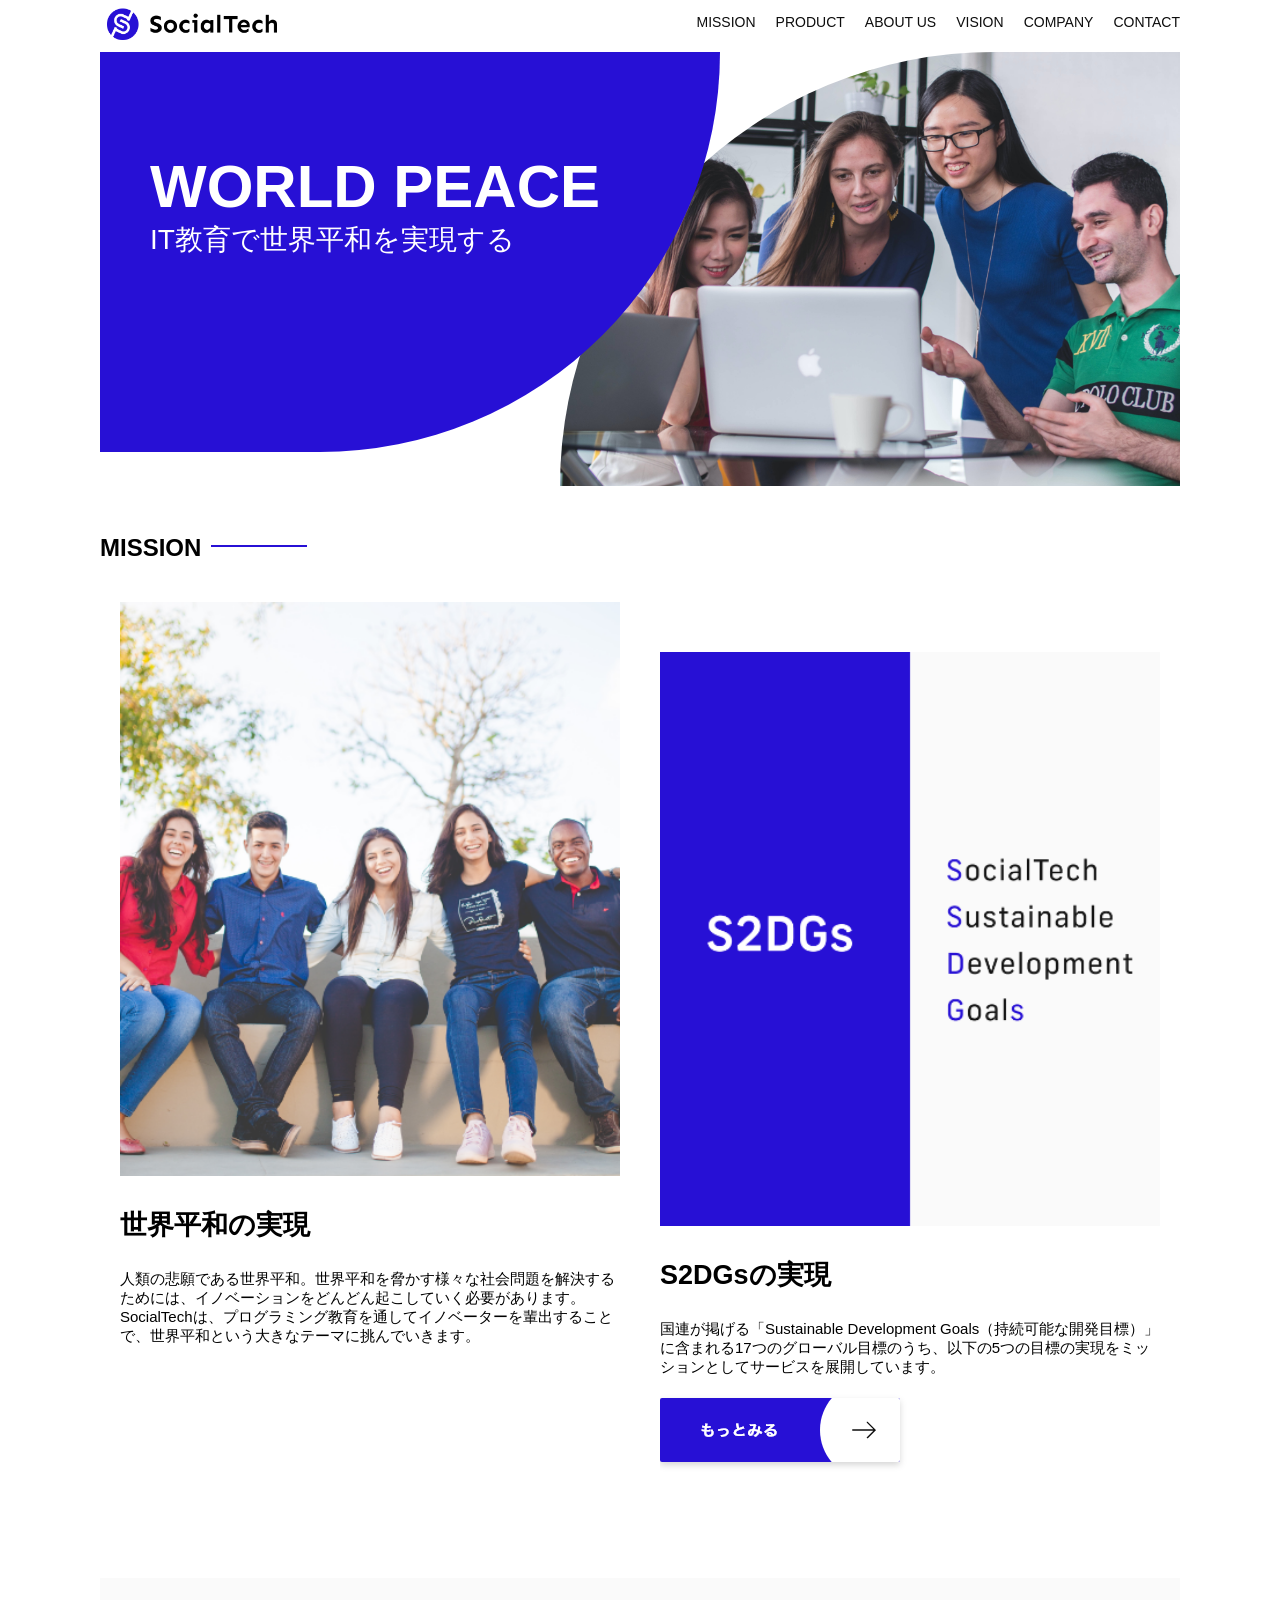
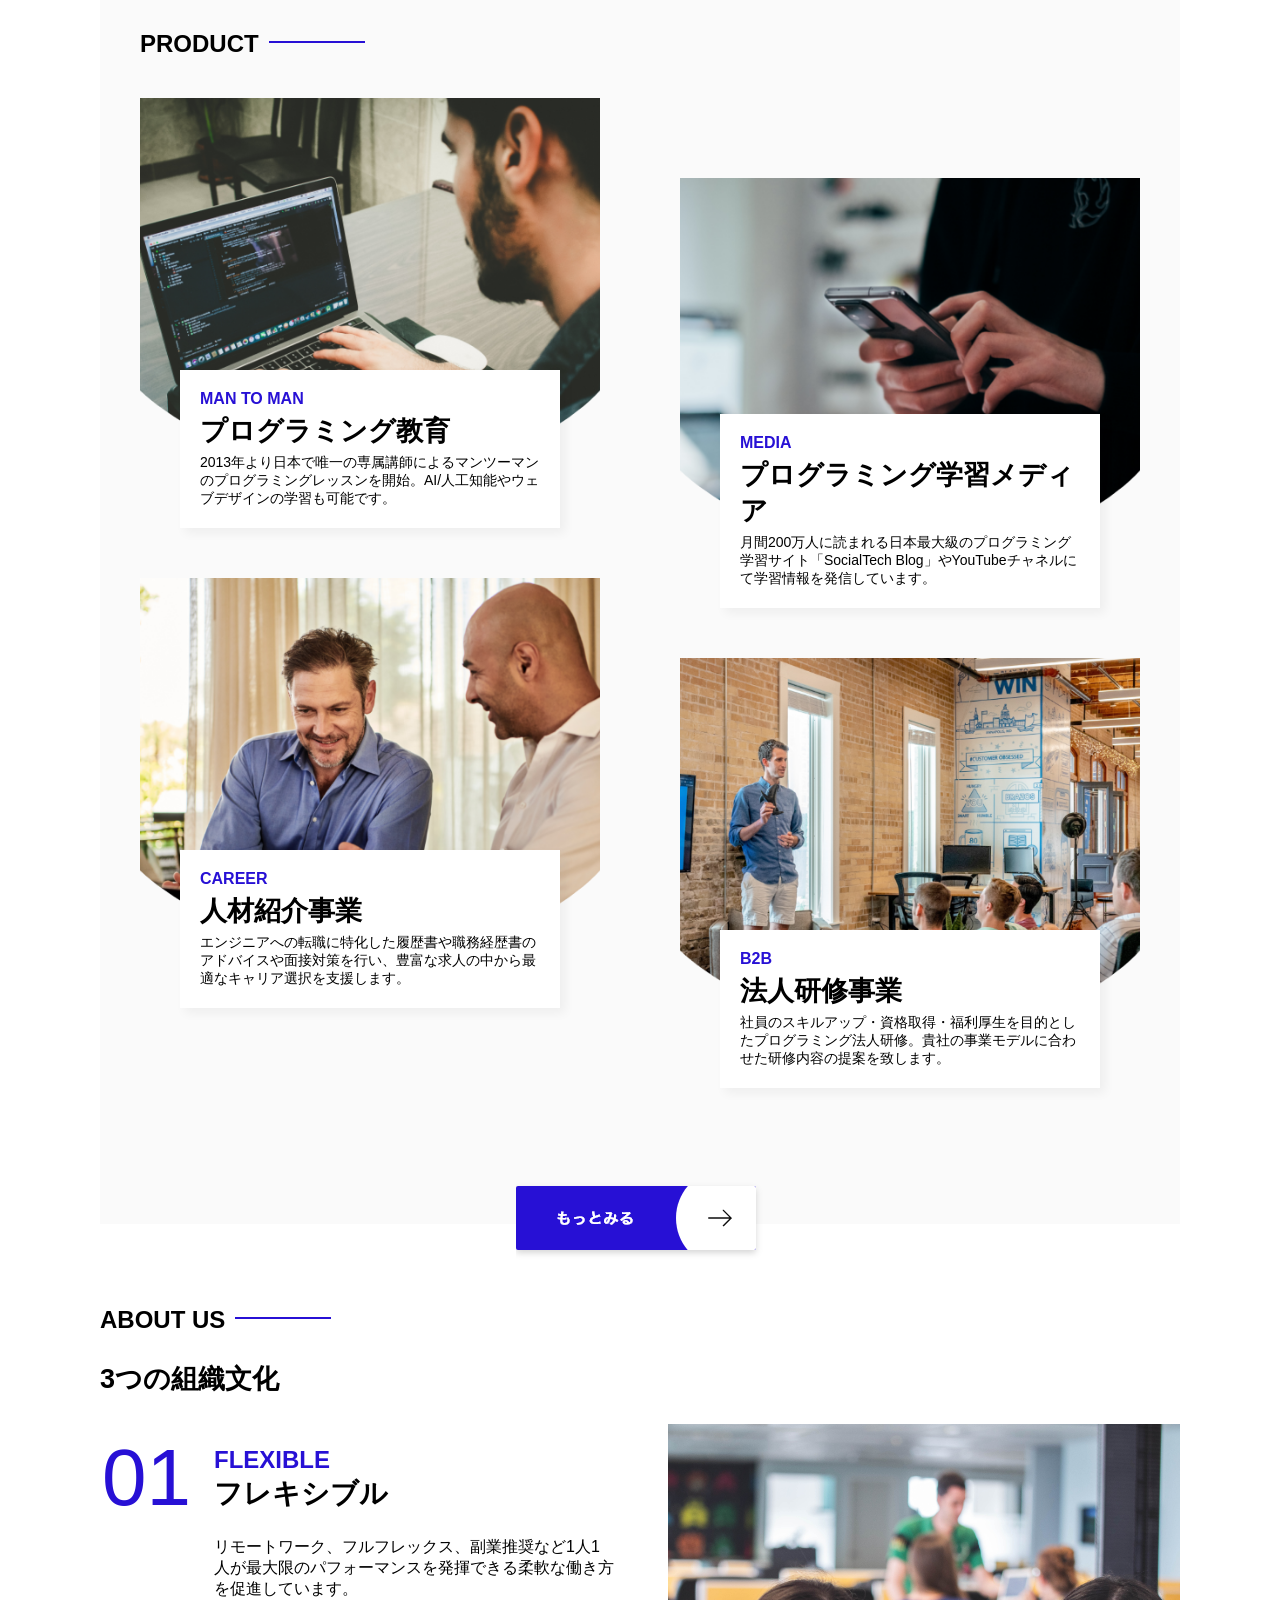
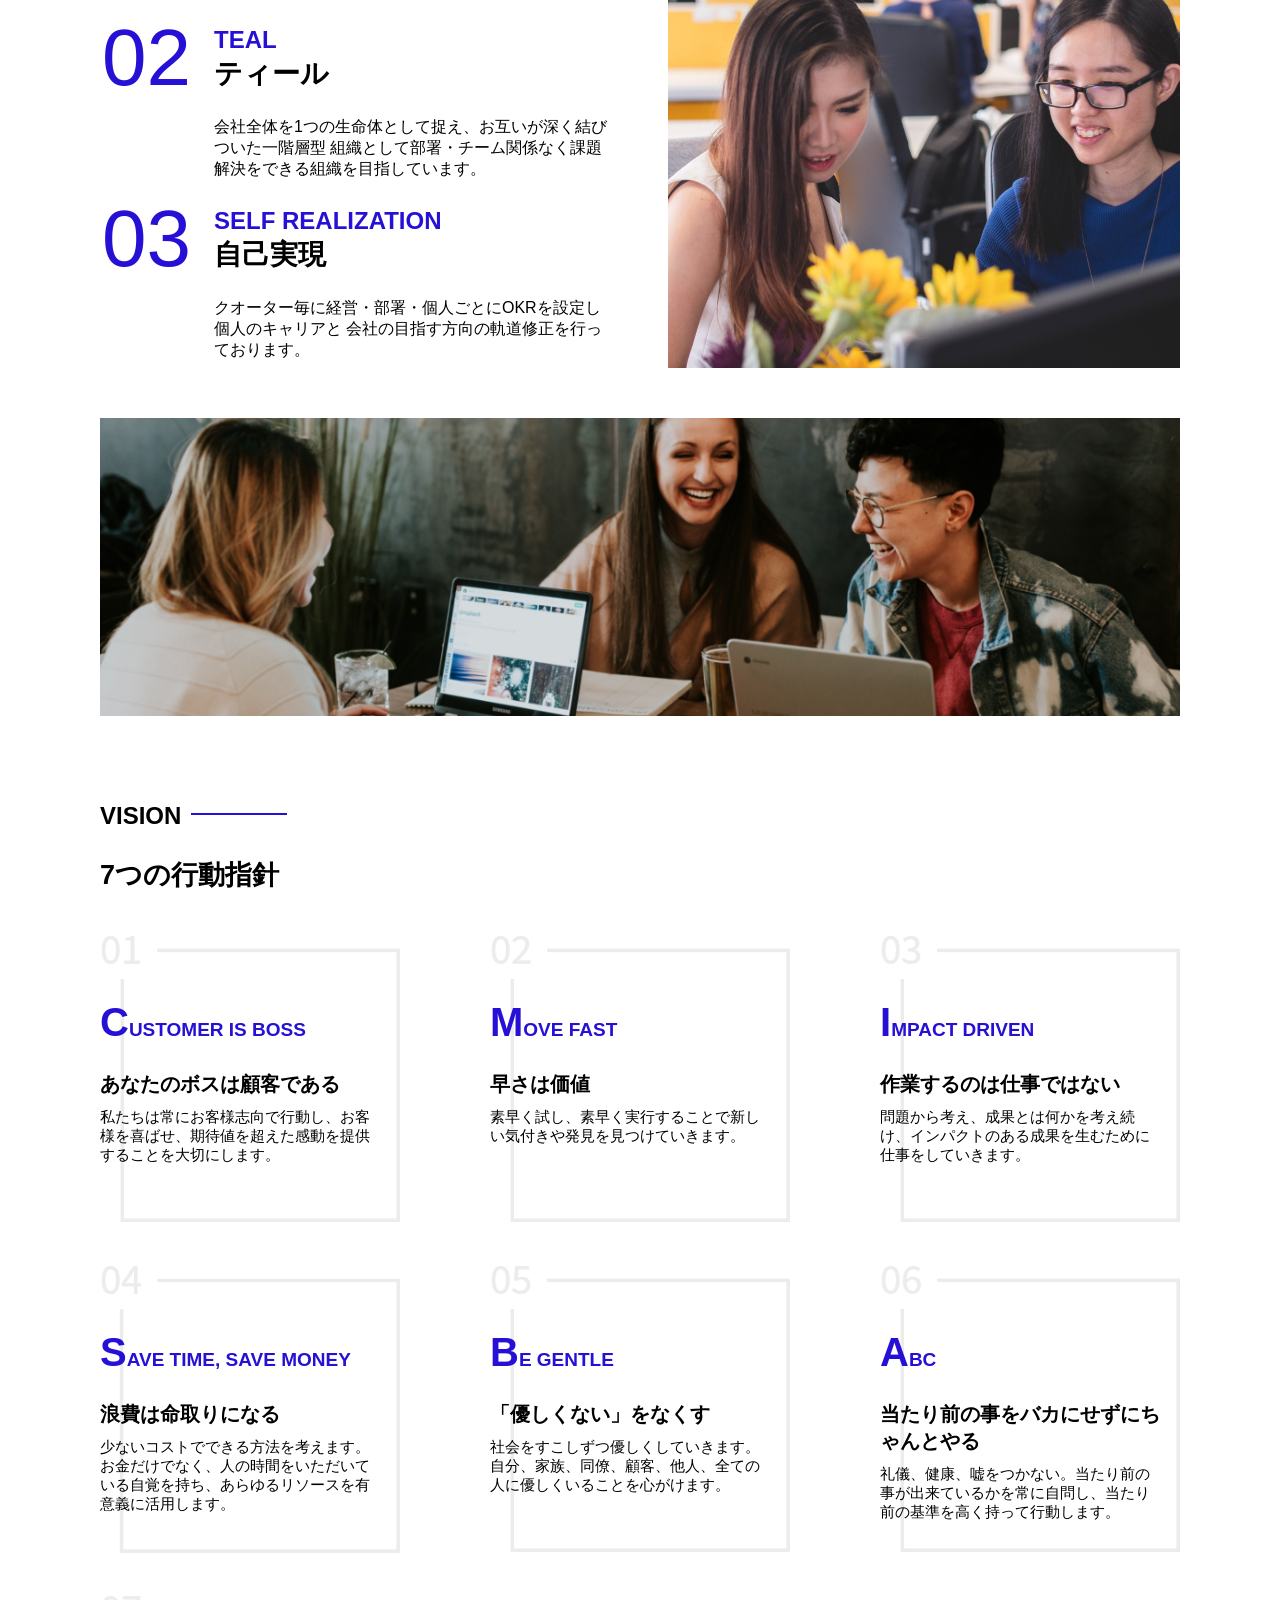
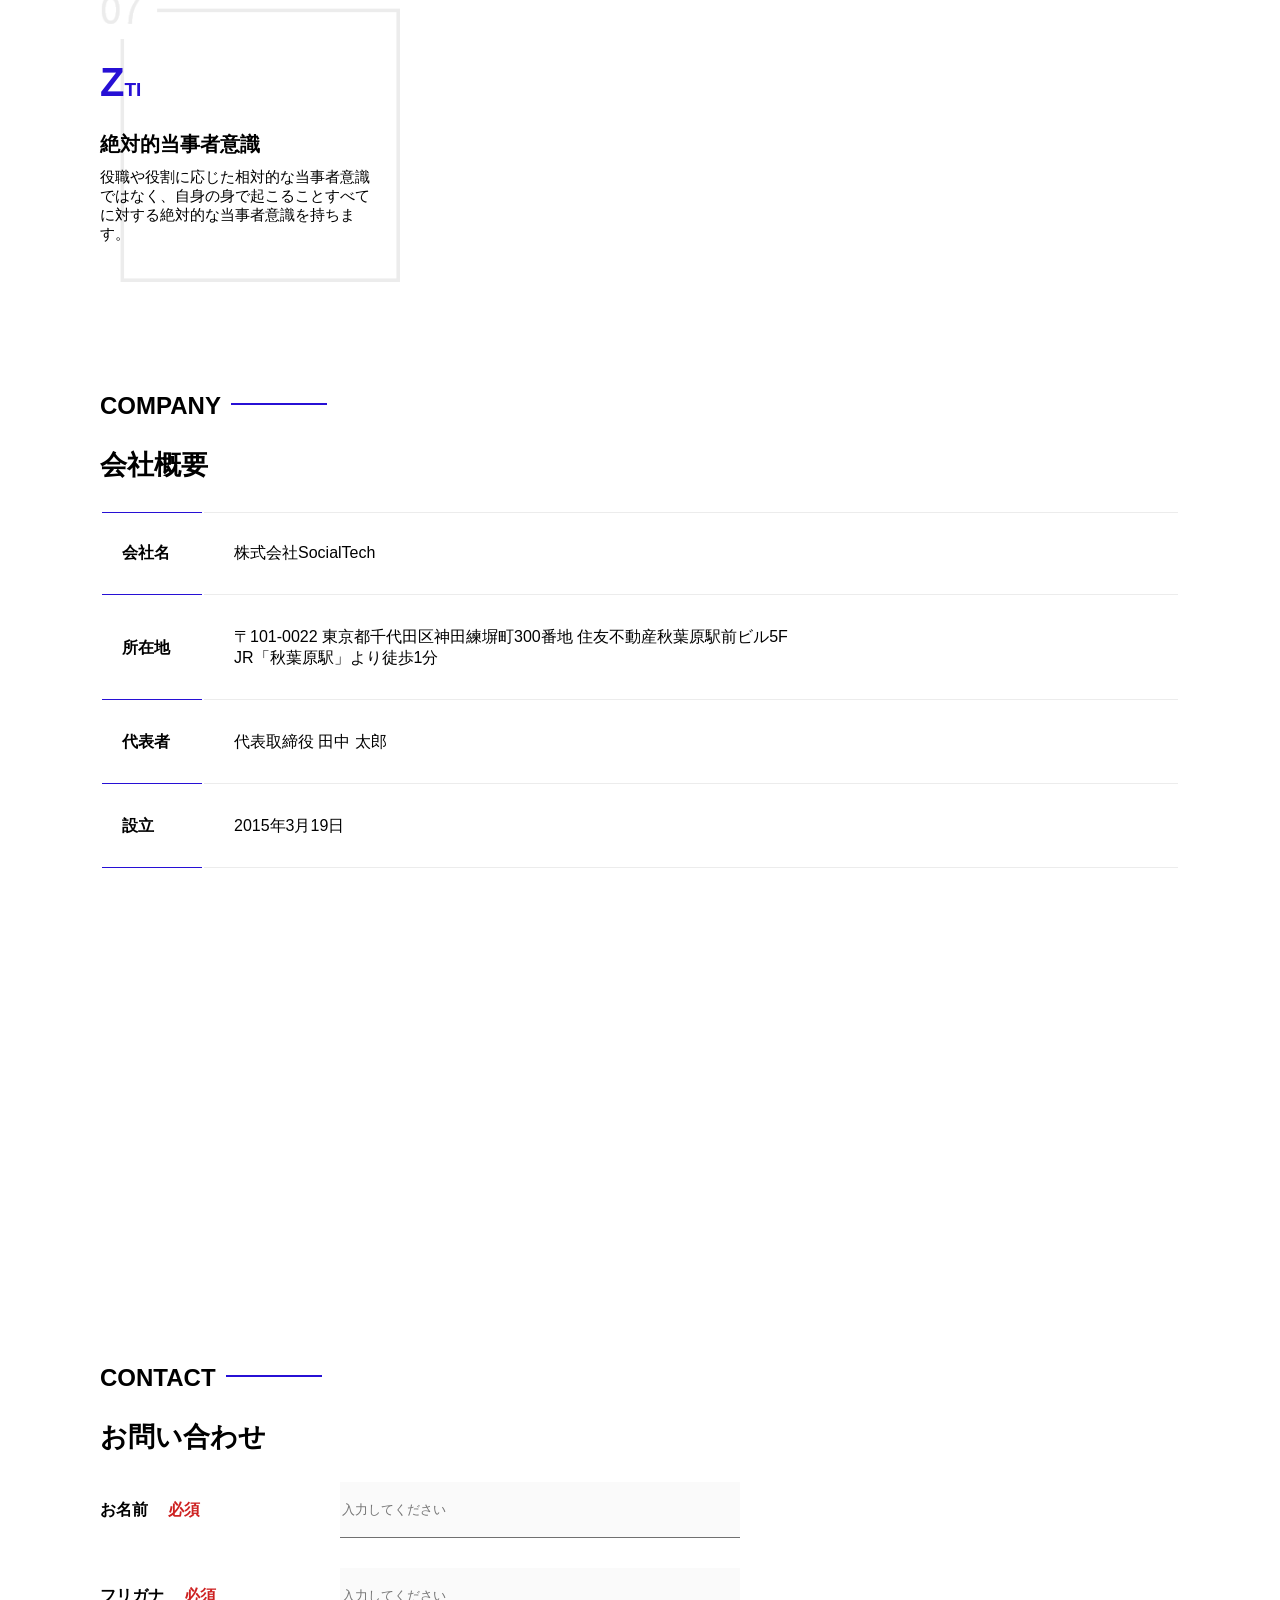
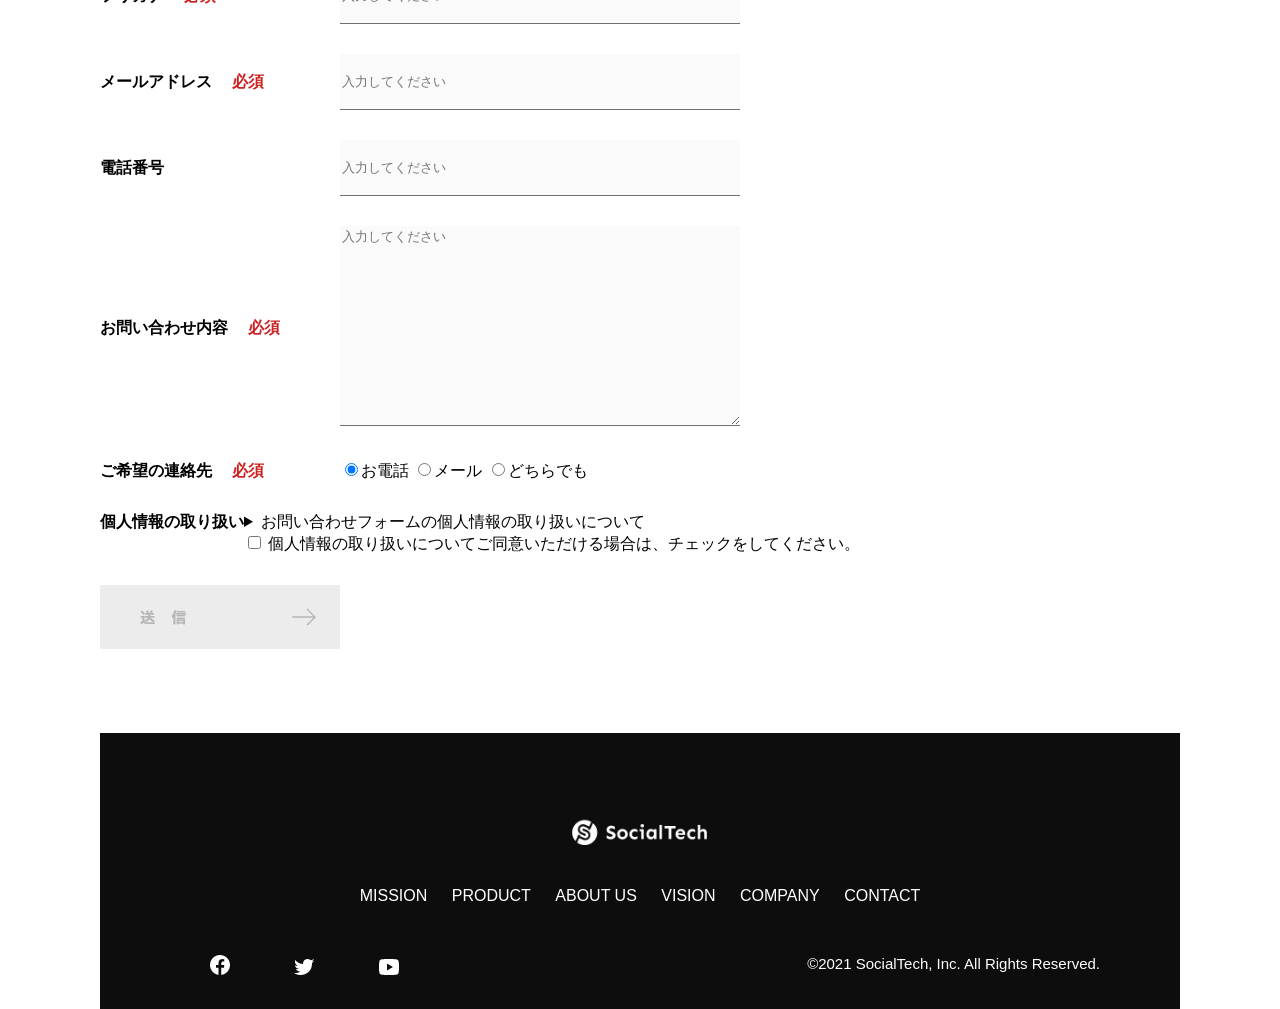
<file: kadai_tutorial_output/index.html>
<!DOCTYPE html>
<html>
  <head>
    <title>SocialTech</title>
    <meta charset="UTF-8">
    <meta name="description" content="SocialTechはEdTech業界のリーディングカンパニーを目指します。">
    <meta name="viewport" content="width=device-width, initial-scale=1.0">
    <link rel="stylesheet" href="style.css">
  </head>
  
     <body>
    <!-- ヘッダー -->
     <header>
      <!-- ロゴ -->
       <a href="index.html" id="logo">
        <img src="images/logo.png" alt="トップページに戻る">
       </a>

       <!-- PC用ナビゲーション -->
        <nav id="nav-pc">
          <ul>
            <li><a href="mission.html">MISSION</a></li>
            <li><a href="product.html">PRODUCT</a></li>
            <li><a href="index.html#aboutus">ABOUT US</a></li>
            <li><a href="index.html#vision">VISION</a></li>
             <li><a href="index.html#company">COMPANY</a></li>
             <li><a href="index.html#contact">CONTACT</a></li>
          </ul>
        </nav>
       <!-- スマホ用メニューボタン -->
        <button id="menu-sp" onclick="document.getElementById('nav-sp').style.display = 'block'">
          <img src="images/button-menu.png" alt="ナビゲーションを開く">
        </button>
       <!-- スマホ用ナビゲーション -->
       <div id="nav-sp">
        <button id="close" onclick="document.getElementById('nav-sp').style.display = 'none'">
          <img src="images/button-close.png" alt="ナビゲーションを閉じる">
        </button>

        <nav>
          <ul>
            <li>
              <a id="logo-sp" href="index.html" onclick="document.getElementById('nav-sp').style.display = 'none'"><img src="images/logo-sp.png" alt="トップページに戻る"></a>
            </li>
            <li><a class="menu" href="mission.html" onclick="document.getElementById('nav-sp').style.display = 'none'">MISSION</a></li>
            <li><a class="menu" href="product.html" onclick="document.getElementById('nav-sp').style.display = 'none'">PRODUCT</a></li>
            <li><a class="menu" href="index.html#aboutus" onclick="document.getElementById('nav-sp').style.display = 'none'">ABOUT US</a></li>
            <li><a class="menu" href="index.html#vision" onclick="document.getElementById('nav-sp').style.display = 'none'">VISION</a></li>
            <li><a class="menu" href="index.html#company" onclick="document.getElementById('nav-sp').style.display = 'none'">COMPANY</a></li>
            <li><a class="menu" href="index.html#contact" onclick="document.getElementById('nav-sp').style.display = 'none'">CONTACT</a></li>
          </ul>
        </nav>
        <div id="sns">
          <a href="https://www.facebook.com/sejuku2013">
            <img src="images/button-facebook.png" alt="Facebookのリンク">
          </a>
          <a href="https://twitter.com/samuraijuku">
            <img src="images/button-twitter.png" alt="Twitterのリンク">
          </a>
          <a href="https://www.youtube.com/channel/UCCFOQO5aDK0xXam4cUQXT8g">
            <img src="images/button-youtube.png" alt="YouTubeのリンク">
          </a> 
        </div>
       </div>
     </header>
     <main>
      <article>
        <!-- メインビジュアル -->
          <section id="main-visual">
          <div id="main-message">
            <h1>WORLD PEACE</h1>
            <p>IT教育で世界平和を実現する</p>
          </div>
            <img src="images/index/index-main.png" alt="PCの周りに集まる多国籍の仲間たち">
        </section>
        <!--ミッション  -->
        <section id="mission">
          <h2 class="index-h2">MISSION</h2>
          <div id="mission-flex">
            <div>
              <img id="mission-photo" src="images/index/index-mission.png" alt="屋外のベンチで写真を撮影する多国籍の仲間たち">
              <h3>世界平和の実現</h3>
              <p>人類の悲願である世界平和。世界平和を脅かす様々な社会問題を解決するためには、イノベーションをどんどん起こしていく必要があります。SocialTechは、プログラミング教育を通してイノベーターを輩出することで、世界平和という大きなテーマに挑んでいきます。</p>
            </div>
            <div>
            <img id="s2dgs" src="images/index/s2dgs.png" alt="S2DGs">
            <h3>S2DGsの実現</h3>
            <p>国連が掲げる「Sustainable Development Goals（持続可能な開発目標）」に含まれる17つのグローバル目標のうち、以下の5つの目標の実現をミッションとしてサービスを展開しています。</p>
            <a href="mission.html">
            <img src="images/button-more.png" alt="もっとみる">
            </a>
            </div>
          </div>
        </section>
        <!-- プロダクト -->
         <section id="product">
          <h2 class="index-h2">PRODUCT</h2>
          <div class="product-flex">
              <div id="product-left">
                <div>
                  <img class="product-photo" src="images/index/index-mantoman.png" alt="PCでコードを書く男性">
                  <div class="product-explain">
                    <span>MAN TO MAN</span>
                    <h3>プログラミング教育</h3>
                    <p>2013年より日本で唯一の専属講師によるマンツーマンのプログラミングレッスンを開始。AI/人工知能やウェブデザインの学習も可能です。</p>
                  </div>    
              </div>
              <div>
                  <img class="product-photo" src="images/index/index-career.png" alt="笑顔で話し合う2人の男性">
                  <div class="product-explain">
                    <span>CAREER</span>
                     <h3>人材紹介事業</h3>
                     <p>エンジニアへの転職に特化した履歴書や職務経歴書のアドバイスや面接対策を行い、豊富な求人の中から最適なキャリア選択を支援します。</p>
                    </div>
               </div>
              </div>
            <div id="product-right">
              <div>
                <img class="product-photo" src="images/index/index-media.png" alt="スマートフォンを操作する人">
                <div class="product-explain">
                 <span>MEDIA</span>
                  <h3>プログラミング学習メディア</h3>
                  <p>月間200万人に読まれる日本最大級のプログラミング学習サイト「SocialTech Blog」やYouTubeチャネルにて学習情報を発信しています。</p>
                </div>
             </div>
             <div>
                <img class="product-photo" src="images/index/index-b2b.png" alt="講演中の男性とそれを聴く人々">
                <div class="product-explain">
                  <span>B2B</span>
                  <h3>法人研修事業</h3>
                  <p>社員のスキルアップ・資格取得・福利厚生を目的としたプログラミング法人研修。貴社の事業モデルに合わせた研修内容の提案を致します。</p>
                </div>
              </div>
            </div>
          </div>
        <div id="product-more">
          <a href="product.html">
          <img src="images/button-more.png" alt="もっとみる">
        </a>
        </div>
         </section>
         <!-- ABOUT US -->
         <section id="aboutus">
          <h2 class="index-h2">ABOUT US</h2>
          <h3>3つの組織文化</h3>
        <div>
          <table class="culture-table">
            <tr>
              <td class="culture-num">01</td>
              <th><span class="culture-en">FLEXIBLE</span><br>フレキシブル</th>
            </tr>
            <tr>
              <td>
               <!--空のセル-->
              </td>
              <td class="culture-description">リモートワーク、フルフレックス、副業推奨など1人1人が最大限のパフォーマンスを発揮できる柔軟な働き方を促進しています。</td>
            </tr>
            <tr>
              <td class="culture-num">02</td>
              <th><span class="culture-en">TEAL</span><br>ティール</th>
            </tr>
            <tr>
              <td> 
                <!--空のセル-->
              </td>
              <td class="culture-description">会社全体を1つの生命体として捉え、お互いが深く結びついた一階層型 組織として部署・チーム関係なく課題解決をできる組織を目指しています。</td>
            </tr> 
           <tr>
              <td class="culture-num">03</td>
              <th><span class="culture-en">SELF REALIZATION</span><br>自己実現</th>
            </tr>
            <tr>
              <td>
                <!--空のセル-->
              </td>
              <td class="culture-description">クオーター毎に経営・部署・個人ごとにOKRを設定し個人のキャリアと 会社の目指す方向の軌道修正を行っております。</td>
            </tr>
          </table>       
          <img class="culture-img" src="images/index/index-aboutus1.png" alt="笑顔で話し合う2人の女性">
        </div>
        <img class="culture-img2" src="images/index/index-aboutus2.png" alt="笑顔で話し合う3人の男女">
         </section>

      <!-- VISION -->
        <section id="vision">
          <h2 class="index-h2">VISION</h2>
          <h3>7つの行動指針</h3>
           <div>
              <div class="vision-box">
                <img src="images/index/vision-01.png" alt="01">
                <div>
                  <h4>CUSTOMER IS BOSS</h4>
                  <h5>あなたのボスは顧客である</h5>
                  <p>私たちは常にお客様志向で行動し、お客様を喜ばせ、期待値を超えた感動を提供することを大切にします。</p>
                </div>
              </div>
              <div class="vision-box">
               <img src="images/index/vision-02.png" alt="02">
               <div>
                 <h4>MOVE FAST</h4>
                 <h5>早さは価値</h5>
                 <p>素早く試し、素早く実行することで新しい気付きや発見を見つけていきます。</p>
               </div>
             </div>
             <div class="vision-box">
               <img src="images/index/vision-03.png" alt="03">
               <div>
                 <h4>IMPACT DRIVEN</h4>
                 <h5>作業するのは仕事ではない</h5>
                 <p>問題から考え、成果とは何かを考え続け、インパクトのある成果を生むために仕事をしていきます。</p>
               </div>
             </div>
             <div class="vision-box">
               <img src="images/index/vision-04.png" alt="04">
               <div>
                 <h4>SAVE TIME, SAVE MONEY</h4>
                 <h5>浪費は命取りになる</h5>
                 <p>少ないコストでできる方法を考えます。お金だけでなく、人の時間をいただいている自覚を持ち、あらゆるリソースを有意義に活用します。</p>
               </div>
             </div>
             <div class="vision-box">
               <img src="images/index/vision-05.png" alt="05">
               <div>
                 <h4>BE GENTLE</h4>
                 <h5>「優しくない」をなくす</h5>
                 <p>社会をすこしずつ優しくしていきます。自分、家族、同僚、顧客、他人、全ての人に優しくいることを心がけます。</p>
               </div>
             </div>
             <div class="vision-box">
               <img src="images/index/vision-06.png" alt="06">
               <div>
                 <h4>ABC</h4>
                 <h5>当たり前の事をバカにせずにちゃんとやる</h5>
                 <p>礼儀、健康、嘘をつかない。当たり前の事が出来ているかを常に自問し、当たり前の基準を高く持って行動します。</p>
               </div>
             </div>
             <div class="vision-box">
               <img src="images/index/vision-07.png" alt="07">
               <div>
                 <h4>ZTI</h4>
                 <h5>絶対的当事者意識</h5>
                 <p>役職や役割に応じた相対的な当事者意識ではなく、自身の身で起こることすべてに対する絶対的な当事者意識を持ちます。</p>
               </div>
             </div>
           </div>
        </section>
      <!-- COMPANY -->
      <section id="company">
        <h2 class="index-h2">COMPANY</h2>
        <h3>会社概要</h3>
          <table id="company-table">
            <tr>
              <th class="tableheader tableheader-first">会社名</th> 
              <td class="cell cell-first">株式会社SocialTech</td>
            </tr>
              <tr>
               <th class="tableheader">所在地</th>
               <td class="cell">〒101-0022 東京都千代田区神田練塀町300番地 住友不動産秋葉原駅前ビル5F<br>JR「秋葉原駅」より徒歩1分</td>
             </tr>
             <tr>
               <th class="tableheader">代表者</th>
               <td class="cell">代表取締役 田中 太郎</td>
             </tr>
             <tr>
               <th class="tableheader">設立</th>
               <td class="cell">2015年3月19日</td>
             </tr>  
          </table>
<iframe 
src="https://www.google.com/maps/embed?pb=!1m18!1m12!1m3!1d1620.0322678346504!2d139.77150838889438!3d35.700029471323596!2m3!1f0!2f0!3f0!3m2!1i1024!2i768!4f13.1!3m3!1m2!1s0x60188fee13660e23%3A0x77137876edf742ac!2z5L2P5Y-L5LiN5YuV55Sj56eL6JGJ5Y6f6aeF5YmN44OT44Or!5e0!3m2!1sja!2sjp!4v1790683319743!5m2!1sja!2sjp" width="600" height="450" style="border:0;" allowfullscreen="" loading="lazy" referrerpolicy="strict-origin-when-cross-origin">
style="border:0" allowfullscreen="" loading="lazy">
</iframe>
      </section>  
 <!-- お問い合わせフォーム -->
      <section id="contact">
        <h2 class="index-h2">CONTACT</h2>
        <h3>お問い合わせ</h3>
        <form>
          <div>
            <div class="contact-heading">
             <label class="contact-label">お名前<span class="contact-span">必須</span></label>
            </div>
            <div>
              <input type="text" name="name" placeholder="入力してください" class="contact-textbox">
            </div>
          </div>
          <div>
              <div class="contact-heading">
                <label class="contact-label">フリガナ<span class="contact-span">必須</span></label>
              </div>
              <div>
                <input type="text" name="furigana" placeholder="入力してください" class="contact-textbox">
              </div>
          </div>
          <div>
              <div class="contact-heading">
                <label class="contact-label">メールアドレス<span class="contact-span">必須</span></label>
              </div>
              <div>
                <input type="text" name="email" placeholder="入力してください" class="contact-textbox">
              </div>
           </div>
            <div>
              <div class="contact-heading">
              <label class="contact-label">電話番号</label>
            </div>
            <div>
              <input type="text" name="tel" placeholder="入力してください" class="contact-textbox">
            </div>
          </div>
          <div>
            <div class="contact-heading">
              <label class="contact-label">お問い合わせ内容<span class="contact-span">必須</span></label>
            </div>
            <div>
              <textarea class="contact-textarea" placeholder="入力してください" name="message"></textarea>
            </div>
          </div>
          <div>
            <div class="contact-heading">
              <label class="contact-label">ご希望の連絡先<span class="contact-span">必須</span></label>
            </div>
            <div>
              <input class="radiobutton" type="radio" value="tel" name="contact" checked><label>お電話</label>
              <input class="radiobutton" type="radio" value="mail" name="contact"><label>メール</label>
              <input class="radiobutton" type="radio" value="both" name="contact"><label>どちらでも</label>
            </div>
          </div>
          <div>
            <div id="contact-heading" >
              <label class="contact-label">個人情報の取り扱い</label>
            </div>
            <div>
              <details>
                <summary>お問い合わせフォームの個人情報の取り扱いについて</summary>
                <div>
                  <dl>
                    <dt>１．組織の名称又は氏名</dt>
                    <dd>株式会社SocialTech</dd>
                    <dt>２．個人情報保護管理者（若しくはその代理人）の氏名又は職名、所属及び連絡先</dt>
                    <dd>
                        <p>鈴木 一郎 コーポレート部</p>
                        <p>メールアドレス：samurai@example.com</p>
                        <p>TEL：03-1234-5678</p>                    
                    </dd>
                    <dt>３．個人情報の利用目的</dt>
                    <dd>
                      <ul>
                          <li>本サービス及び本サービスに関連する情報の提供又はそれらに関する連絡のため</li>
                          <li>ユーザーの本人確認のため</li>
                          <li>当社サービスのご案内のため</li>
                          <li>当社の商品等の広告または宣伝（電子メールによるものを含むものとします。）</li>
                        </li>
                      </ul>
                    </dd>
                    <dt>５．個人情報の開示等の請求</dt>
                        <dd>
                          お客様は、弊社に対してご自身の個人情報の開示等（利用目的の通知、開示、内容の訂正・追加・削除、利用の停止または消去、第三者への提供の停止）に関して、当社問合わせ窓口に申し出ることができます。<br>
                          その際、弊社はお客様ご本人を確認させていただいたうえで、合理的な期間内に対応いたします。<br>
                          なお、個人情報に関する弊社問合わせ先は、次の通りです。
                         </dd>
                        <dd>
                          <p>株式会社SocialTech　個人情報問合せ窓口</p>
                          <p>〒150-0043　東京都千代田区神田練塀町300番地 住友不動産秋葉原駅前ビル5F</p>
                          <p>メールアドレス：samurai@example.com　TEL：03-1234-5678</p>
                       </dd>

                    <dt>６．個人情報を提供されることの任意性について </dt>
                    <dd>お客様がご自身の個人情報を弊社に提供されるか否かは、お客様のご判断によりますが、もしご提供されない場合には、適切なサービスが提供できない場合がありますので予めご了承ください。</dd>
                  </dl>
                </div>
              </details>
              <input type="checkbox" name="agree">
              <span>個人情報の取り扱いについてご同意いただける場合は、チェックをしてください。</span>
            </div>
          </div>
          <input type="image" src="images/button-submit.png" alt="送信する">
        </form>
      </section>
      </article>
     </main>

     <footer>
      <div id="footer-logo">
       <img src="images/logo-sp.png" alt="SocialTech">
      </div>
      <div id="footer-link">
        <a href="mission.html">MISSION</a>
        <a href="product.html">PRODUCT</a>
        <a href="index.html#aboutus">ABOUT US</a>
        <a href="index.html#vision">VISION</a>
        <a href="index.html#company">COMPANY</a>
        <a href="index.html#contact">CONTACT</a>
      </div>
      <div id="sns-footer">
        <div class="sns-btns">
          <a href="https://www.facebook.com/sejuku2013"><img src="images/button-facebook.png" alt="Facebookのリンク"></a>
          <a href="https://twitter.com/samuraijuku"><img src="images/button-twitter.png" alt="Twitterのリンク"></a>
          <a href="https://www.youtube.com/channel/UCCFOQO5aDK0xXam4cUQXT8g"><img src="images/button-youtube.png" alt="YouTubeのリンク"></a>
        </div>
        <p id="copyright">&copy;2021 SocialTech, Inc. All Rights Reserved.</p>

      </div>
     </footer>

  </body>

</html>
</file>
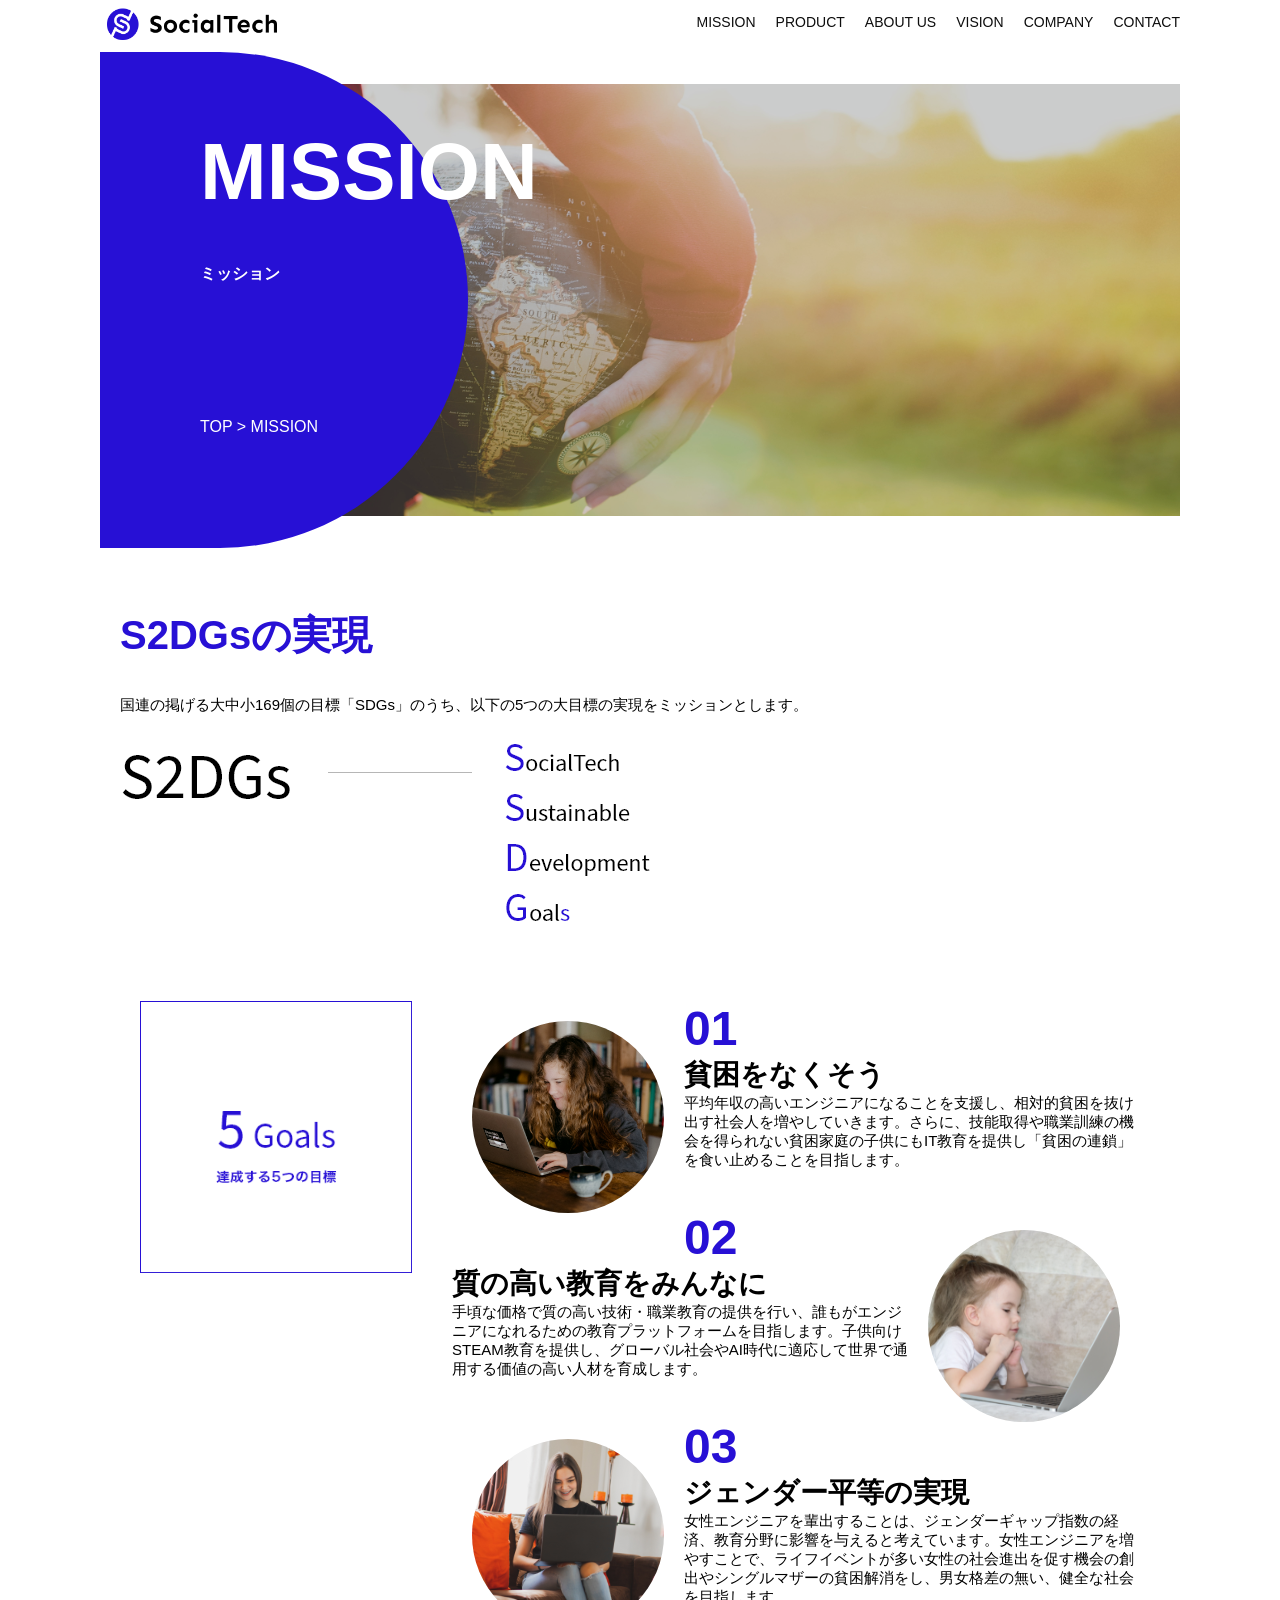
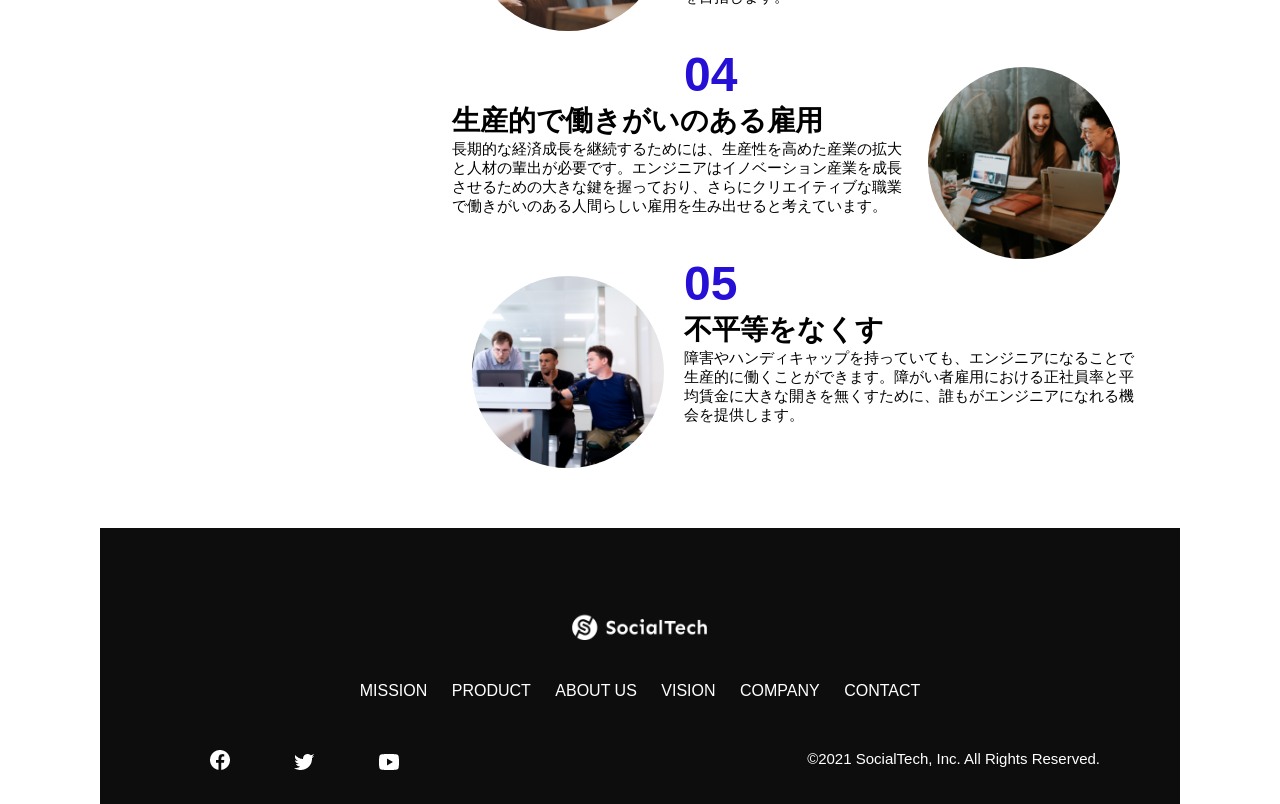
<file: kadai_tutorial_output/mission.html>
<!DOCTYPE html>
<html>
  <head>
    <title>SocialTech - MISSION ミッション -</title>
    <meta charset="utf-8">
    <meta name="description" content="SocialTechが目指す5つの目標（S2DGs）を紹介します">
    <meta name="viewport" content="width=device-width, initial-scale=1.0">
    <link rel="stylesheet" href="style.css">
  </head>

  <body>
    <!-- ヘッダー -->
    <header>
      <!-- ロゴ -->
      <a href="index.html" id="logo">
        <img src="images/logo.png" alt="トップページに戻る">
      </a>

      <!-- PC用ナビゲーション -->
      <nav id="nav-pc">
        <ul>
          <li><a href="mission.html">MISSION</a></li>
          <li><a href="product.html">PRODUCT</a></li>
          <li><a href="index.html#aboutus">ABOUT US</a></li>
          <li><a href="index.html#vision">VISION</a></li>
          <li><a href="index.html#company">COMPANY</a></li>
          <li><a href="index.html#contact">CONTACT</a></li>
        </ul>
      </nav>

      <!-- スマホ用メニューボタン -->
      <button id="menu-sp" onclick="document.getElementById('nav-sp').style.display = 'block'">
        <img src="images/button-menu.png" alt="ナビゲーションを開く">
      </button>

      <!-- スマホ用ナビゲーション -->
      <div id="nav-sp">
        <button id="close" onclick="document.getElementById('nav-sp').style.display = 'none'">
          <img src="images/button-close.png" alt="ナビゲーションを閉じる">
        </button>

        <nav>
          <ul>
            <li>
              <a id="logo-sp" href="index.html" onclick="document.getElementById('nav-sp').style.display = 'none'"><img src="images/logo-sp.png" alt="トップページに戻る"></a>
            </li>
            <li><a class="menu" href="mission.html" onclick="document.getElementById('nav-sp').style.display = 'none'">MISSION</a></li>
            <li><a class="menu" href="product.html" onclick="document.getElementById('nav-sp').style.display = 'none'">PRODUCT</a></li>
            <li><a class="menu" href="index.html#aboutus" onclick="document.getElementById('nav-sp').style.display = 'none'">ABOUT US</a></li>
            <li><a class="menu" href="index.html#vision" onclick="document.getElementById('nav-sp').style.display = 'none'">VISION</a></li>
            <li><a class="menu" href="index.html#company" onclick="document.getElementById('nav-sp').style.display = 'none'">COMPANY</a></li>
            <li><a class="menu" href="index.html#contact" onclick="document.getElementById('nav-sp').style.display = 'none'">CONTACT</a></li>
          </ul>
        </nav>
        <div id="sns">
          <a href="https://www.facebook.com/sejuku2013">
            <img src="images/button-facebook.png" alt="Facebookのリンク">
          </a>
          <a href="https://twitter.com/samuraijuku">
            <img src="images/button-twitter.png" alt="Twitterのリンク">
          </a>
          <a href="https://www.youtube.com/channel/UCCFOQO5aDK0xXam4cUQXT8g">
            <img src="images/button-youtube.png" alt="YouTubeのリンク">
          </a>
        </div>
      </div>
    </header>

    <main>
      <article>
        <section id="mission-main">
          <div class="mission-main-inner">
            <div id="mission-title">
              <h1>MISSION<br><span>ミッション</span></h1>
              <p>TOP > MISSION</p>
            </div>
          </div>
         </section>    
         
         <section id="mission-s2dgs">
          <h2 class="mission-h2">S2DGsの実現</h2>
          <p>国連の掲げる大中小169個の目標「SDGs」のうち、以下の5つの大目標の実現をミッションとします。</p>
          <img src="images/mission/mission-s2dgs.png" alt="S2DGs">
         </section>

         <section id="mission-five-goals">
          <div class="five-goals-image">
            <img src="images/mission/mission-5goals.png" alt="5Goals">
          </div>
          <div class="five-goals-read">
            <div>
              <img class="fivegoals-image-left" src="images/mission/mission-5goals01.png" alt="PCを操作する女の子">
              <span class="fivegoals-number">01</span>
              <h3 class="fivegoals-h3">貧困をなくそう</h3>
              <p class="fivegoals-p">平均年収の高いエンジニアになることを支援し、相対的貧困を抜け出す社会人を増やしていきます。さらに、技能取得や職業訓練の機会を得られない貧困家庭の子供にもIT教育を提供し「貧困の連鎖」を食い止めることを目指します。</p>
            </div>
            <div>
              <img class="fivegoals-image-right" src="images/mission/mission-5goals02.png" alt="PCを見つめる小さい女の子">
              <span class="fivegoals-number">02</span>
              <h3 class="fivegoals-h3">質の高い教育をみんなに</h3>
              <p class="fivegoals-p">手頃な価格で質の高い技術・職業教育の提供を行い、誰もがエンジニアになれるための教育プラットフォームを目指します。子供向けSTEAM教育を提供し、グローバル社会やAI時代に適応して世界で通用する価値の高い人材を育成します。</p>
            </div>
            <div>
              <img class="fivegoals-image-left" src="images/mission/mission-5goals03.png" alt="PCを操作する女性">
              <span class="fivegoals-number">03</span>
              <h3 class="fivegoals-h3">ジェンダー平等の実現</h3>
              <p class="fivegoals-p">女性エンジニアを輩出することは、ジェンダーギャップ指数の経済、教育分野に影響を与えると考えています。女性エンジニアを増やすことで、ライフイベントが多い女性の社会進出を促す機会の創出やシングルマザーの貧困解消をし、男女格差の無い、健全な社会を目指します。</p> 
            </div>
            <div>  
              <img class="fivegoals-image-right" src="images/mission/mission-5goals04.png" alt="笑顔で話し合う3人の男女">
              <span class="fivegoals-number">04</span>
              <h3 class="fivegoals-h3">生産的で働きがいのある雇用</h3>
              <p class="fivegoals-p">長期的な経済成長を継続するためには、生産性を高めた産業の拡大と人材の輩出が必要です。エンジニアはイノベーション産業を成長させるための大きな鍵を握っており、さらにクリエイティブな職業で働きがいのある人間らしい雇用を生み出せると考えています。</p>
              </div>
            <div>
              <img class="fivegoals-image-left" src="images/mission/mission-5goals05.png" alt="障害を持つ男性が生き生きと働く様子">
              <span class="fivegoals-number">05</span>
              <h3 class="fivegoals-h3">不平等をなくす</h3>
              <p class="fivegoals-p">障害やハンディキャップを持っていても、エンジニアになることで生産的に働くことができます。障がい者雇用における正社員率と平均賃金に大きな開きを無くすために、誰もがエンジニアになれる機会を提供します。</p>
             </div>
           </div>
         </section>

      </article>

    </main>

    <footer>
      <div id="footer-logo">
        <img src="images/logo-sp.png" alt="SocialTech">
      </div>
      <div id="footer-link">
        <a href="mission.html">MISSION</a>
        <a href="product.html">PRODUCT</a>
        <a href="index.html#aboutus">ABOUT US</a>
        <a href="index.html#vision">VISION</a>
        <a href="index.html#company">COMPANY</a>
        <a href="index.html#contact">CONTACT</a>
      </div>
      <div id="sns-footer">
        <div class="sns-btns">
          <a href="https://www.facebook.com/sejuku2013"><img src="images/button-facebook.png" alt="Facebookのリンク"></a>
          <a href="https://twitter.com/samuraijuku"><img src="images/button-twitter.png" alt="Twitterのリンク"></a>
          <a href="https://www.youtube.com/channel/UCCFOQO5aDK0xXam4cUQXT8g"><img src="images/button-youtube.png" alt="YouTubeのリンク"></a>
        </div>
        <p id="copyright">&copy;2021 SocialTech, Inc. All Rights Reserved.</p>
      </div>
    </footer>

  </body>
</html>
</file>
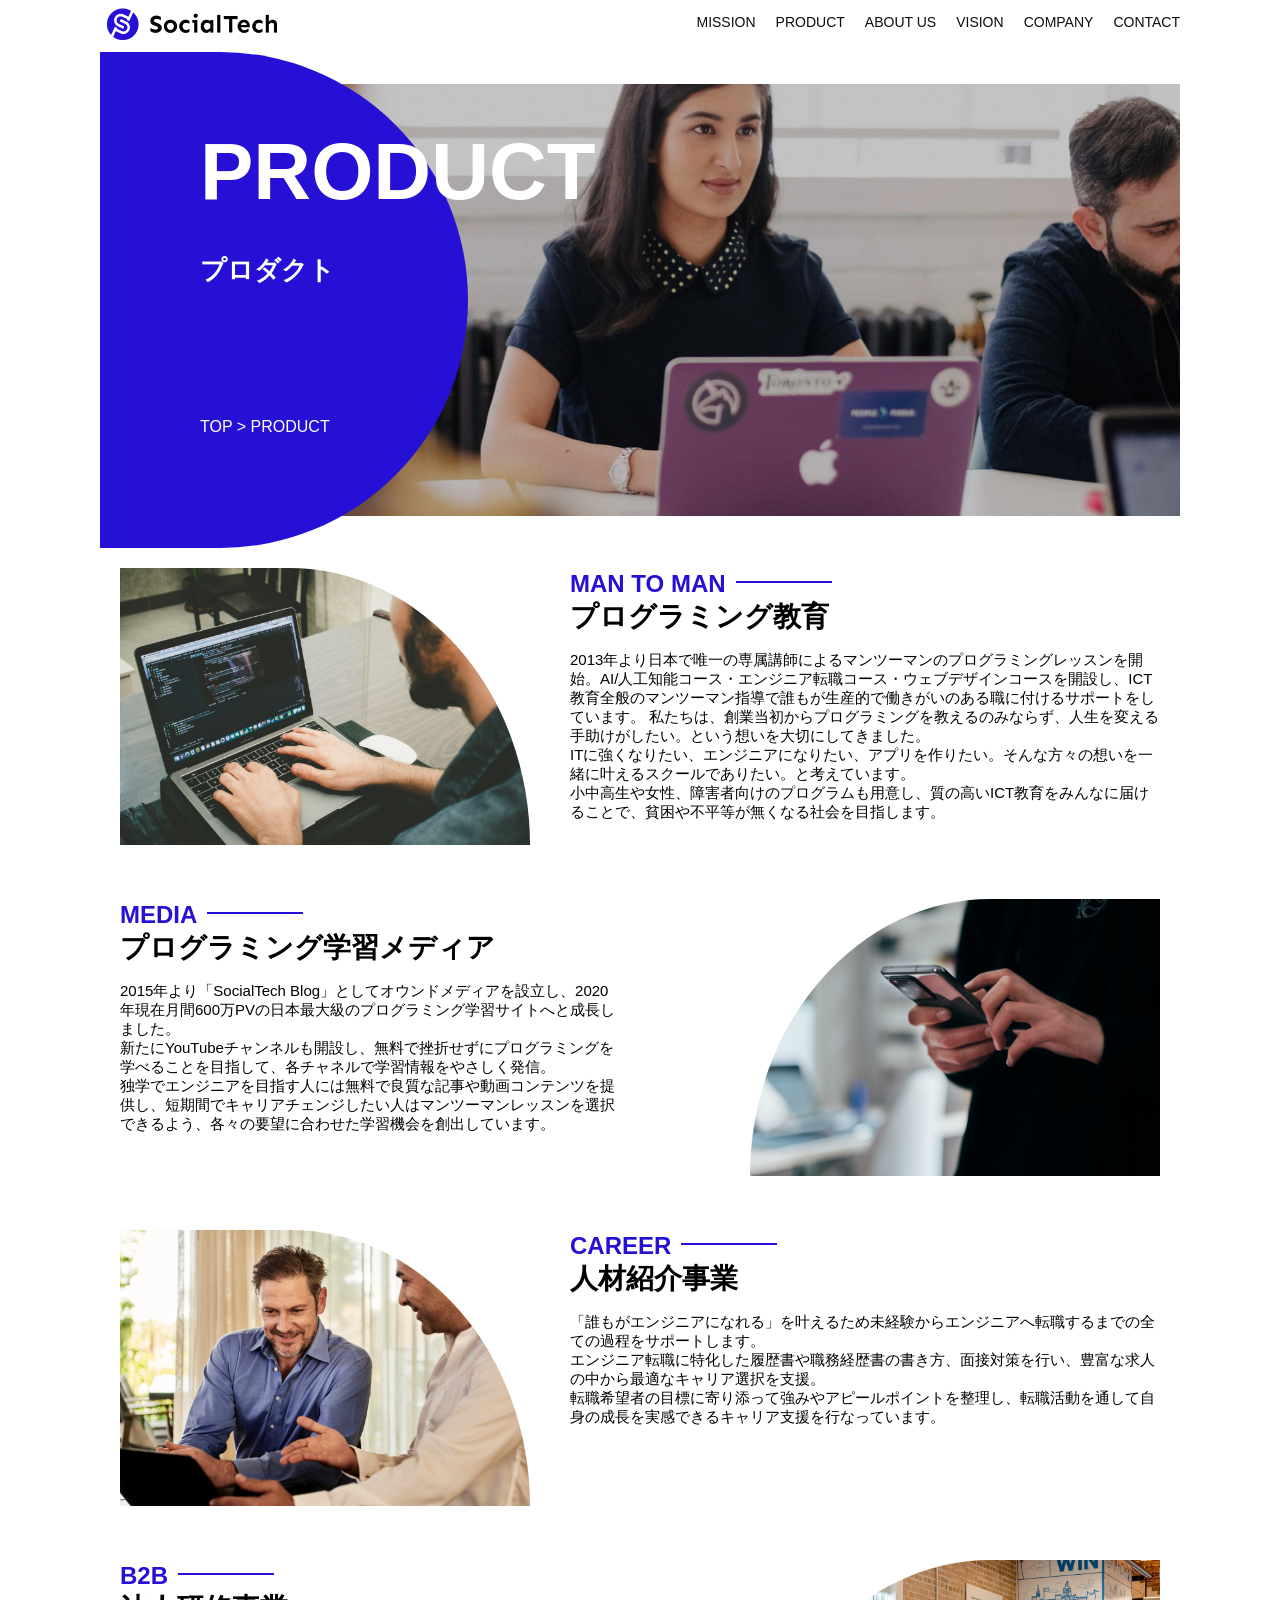
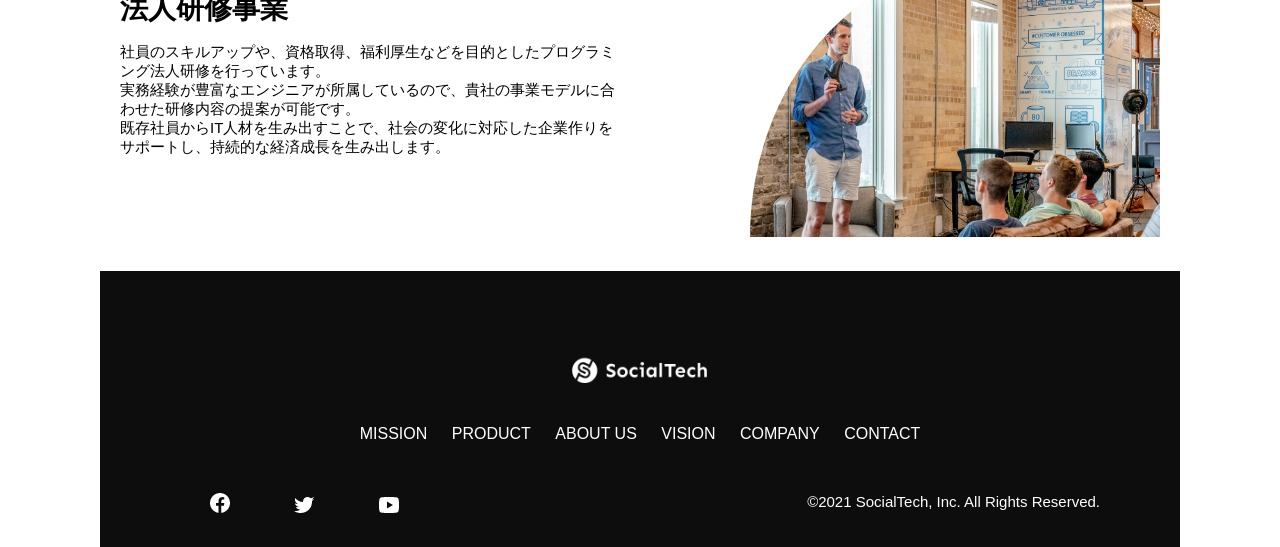
<file: kadai_tutorial_output/product.html>
<!DOCTYPE html>
<html>
  <head>
    <title>SocialTech -PRODUCT プロダクト-</title>
    <meta charset="utf-8">
    <meta name="description" content="SocialTechの4つのプロダクトを紹介します">
    <meta name="viewport" content="width=device-width, initial-scale=1.0">
    <link rel="stylesheet" href="style.css">
  </head>

  <body>
    <!-- ヘッダー -->
    <header>
      <!-- ロゴ -->
      <a href="index.html" id="logo">
        <img src="images/logo.png" alt="トップページに戻る">
      </a>

      <!-- PC用ナビゲーション -->
      <nav id="nav-pc">
        <ul>
          <li><a href="mission.html">MISSION</a></li>
          <li><a href="product.html">PRODUCT</a></li>
          <li><a href="index.html#aboutus">ABOUT US</a></li>
          <li><a href="index.html#vision">VISION</a></li>
          <li><a href="index.html#company">COMPANY</a></li>
          <li><a href="index.html#contact">CONTACT</a></li>
        </ul>
      </nav>

      <!-- スマホ用メニューボタン -->
      <button id="menu-sp" onclick="document.getElementById('nav-sp').style.display = 'block'">
        <img src="images/button-menu.png" alt="ナビゲーションを開く">
      </button>

      <!-- スマホ用ナビゲーション -->
      <div id="nav-sp">
        <button id="close" onclick="document.getElementById('nav-sp').style.display = 'none'">
          <img src="images/button-close.png" alt="ナビゲーションを閉じる">
        </button>

        <nav>
          <ul>
            <li>
              <a id="logo-sp" href="index.html" onclick="document.getElementById('nav-sp').style.display = 'none'"><img src="images/logo-sp.png" alt="トップページに戻る"></a>
            </li>
            <li><a class="menu" href="mission.html" onclick="document.getElementById('nav-sp').style.display = 'none'">MISSION</a></li>
            <li><a class="menu" href="product.html" onclick="document.getElementById('nav-sp').style.display = 'none'">PRODUCT</a></li>
            <li><a class="menu" href="index.html#aboutus" onclick="document.getElementById('nav-sp').style.display = 'none'">ABOUT US</a></li>
            <li><a class="menu" href="index.html#vision" onclick="document.getElementById('nav-sp').style.display = 'none'">VISION</a></li>
            <li><a class="menu" href="index.html#company" onclick="document.getElementById('nav-sp').style.display = 'none'">COMPANY</a></li>
            <li><a class="menu" href="index.html#contact" onclick="document.getElementById('nav-sp').style.display = 'none'">CONTACT</a></li>
          </ul>
        </nav>
        <div id="sns">
          <a href="https://www.facebook.com/sejuku2013">
            <img src="images/button-facebook.png" alt="Facebookのリンク">
          </a>
          <a href="https://twitter.com/samuraijuku">
            <img src="images/button-twitter.png" alt="Twitterのリンク">
          </a>
          <a href="https://www.youtube.com/channel/UCCFOQO5aDK0xXam4cUQXT8g">
            <img src="images/button-youtube.png" alt="YouTubeのリンク">
          </a>
        </div>
      </div>
    </header>

    <main>
      <article>
        <section id="product-main">
            <div class="product-main-inner">
              <div id="product-title">
                <h1>PRODUCT<br><span>プロダクト</span></h1>
               <p>TOP > PRODUCT</p>
               </div>
            </div>
         </section>

         <section class="product-section product-section-left">
          <div class="product-section-img">
            <img src="images/product/product-mantoman.png" alt="PCでコードを書く男性">
          </div>
          <div class="product-read">
            <h2 class="product-h2">MAN TO MAN</h2>
            <h3 class="product-h3">プログラミング教育</h3>
            <p>
              2013年より日本で唯一の専属講師によるマンツーマンのプログラミングレッスンを開始。AI/人工知能コース・エンジニア転職コース・ウェブデザインコースを開設し、ICT教育全般のマンツーマン指導で誰もが生産的で働きがいのある職に付けるサポートをしています。 私たちは、創業当初からプログラミングを教えるのみならず、人生を変える手助けがしたい。という想いを大切にしてきました。<br>ITに強くなりたい、エンジニアになりたい、アプリを作りたい。そんな方々の想いを一緒に叶えるスクールでありたい。と考えています。<br>小中高生や女性、障害者向けのプログラムも用意し、質の高いICT教育をみんなに届けることで、貧困や不平等が無くなる社会を目指します。
             </p>
          </div>
         </section>

         <section class="product-section product-section-right">
           <div class="product-read">
              <h2 class="product-h2">MEDIA</h2>
              <h3 class="product-h3">プログラミング学習メディア</h3>
              <p>2015年より「SocialTech Blog」としてオウンドメディアを設立し、2020年現在月間600万PVの日本最大級のプログラミング学習サイトへと成長しました。<br>新たにYouTubeチャンネルも開設し、無料で挫折せずにプログラミングを学べることを目指して、各チャネルで学習情報をやさしく発信。<br>独学でエンジニアを目指す人には無料で良質な記事や動画コンテンツを提供し、短期間でキャリアチェンジしたい人はマンツーマンレッスンを選択できるよう、各々の要望に合わせた学習機会を創出しています。</p>
           </div>
           <div class="product-section-img">
             <img src="images/product/product-media.png" alt="スマートフォンを操作する人">
           </div>
         </section>

                  <section class="product-section product-section-left">
           <div class="product-section-img">
             <img src="images/product/product-career.png" alt="笑顔で話し合う2人の男性">
           </div>
           <div class="product-read">
             <h2 class="product-h2">CAREER</h2>
             <h3 class="product-h3">人材紹介事業</h3>
             <p>「誰もがエンジニアになれる」を叶えるため未経験からエンジニアへ転職するまでの全ての過程をサポートします。<br>エンジニア転職に特化した履歴書や職務経歴書の書き方、面接対策を行い、豊富な求人の中から最適なキャリア選択を支援。<br>転職希望者の目標に寄り添って強みやアピールポイントを整理し、転職活動を通して自身の成長を実感できるキャリア支援を行なっています。<br></p>
           </div>
         </section>
 
         <section class="product-section product-section-right">
           <div class="product-read">
             <h2 class="product-h2">B2B</h2>
             <h3 class="product-h3">法人研修事業</h3>
             <p>社員のスキルアップや、資格取得、福利厚生などを目的としたプログラミング法人研修を行っています。<br>実務経験が豊富なエンジニアが所属しているので、貴社の事業モデルに合わせた研修内容の提案が可能です。<br>既存社員からIT人材を生み出すことで、社会の変化に対応した企業作りをサポートし、持続的な経済成長を生み出します。</p>
           </div>
           <div class="product-section-img">
             <img src="images/product/product-b2b.png" alt="講演中の男性とそれを聴く人々">
           </div>
         </section>


      </article>
    </main>

    <footer>
      <div id="footer-logo">
        <img src="images/logo-sp.png" alt="SocialTech">
      </div>
      <div id="footer-link">
        <a href="mission.html">MISSION</a>
        <a href="product.html">PRODUCT</a>
        <a href="index.html#aboutus">ABOUT US</a>
        <a href="index.html#vision">VISION</a>
        <a href="index.html#company">COMPANY</a>
        <a href="index.html#contact">CONTACT</a>
      </div>
      <div id="sns-footer">
        <div class="sns-btns">
          <a href="https://www.facebook.com/sejuku2013"><img src="images/button-facebook.png" alt="Facebookのリンク"></a>
          <a href="https://twitter.com/samuraijuku"><img src="images/button-twitter.png" alt="Twitterのリンク"></a>
          <a href="https://www.youtube.com/channel/UCCFOQO5aDK0xXam4cUQXT8g"><img src="images/button-youtube.png" alt="YouTubeのリンク"></a>
        </div>
        <p id="copyright">&copy;2021 SocialTech, Inc. All Rights Reserved.</p>
      </div>
    </footer>
    
  </body>
</html>
</file>
<file: kadai_tutorial_output/style.css>
/* PC、スマホ共通スタイル */
*{
box-sizing: border-box;
}

p{
  font-size: 15px;
}

body{
  max-width: 1080px;
  margin: 0 auto 0 auto;
  font-family:"Source Sans Pro", "Hiragino Kaku Gothic ProN", Meiryo, Arial, sans-serif ;
}

/* ヘッダー */
header {
  display: flex;
  justify-content: space-between;
}

/*  ナビゲーションのレイアウト */
#nav-pc {
    font-size: 14px;
}

#nav-pc ul {
  display: flex;
  padding-left: 0px;

}

#nav-pc li {
  list-style: none;
}

/* ナビゲーションのリンクの装飾設定 */
#nav-pc a {
  text-decoration: none;
  margin-left: 20px;
  color: #0d0d0d;
}

#nav-pc a:hover {
  text-decoration: underline;
}

/* スマホ用ナビを非表示 */
 #nav-sp,
 #menu-sp {
    display: none;
  } 

/* メインビジュアル */
#main-visual {
  position: relative;
  height: 400px;
}

#main-message {
  position: absolute;
  top: 0;
  left: 0;
  background-color:#2710d5 ;
  color: #ffffff ;
  border-radius: 0 0 476px 0;
  max-width: 620px;
  height: 100%;
  width: 100%;
  z-index: 11;
}

#main-message > h1 {
  font-size: 60px;
  margin: 100px 0 0 50px;
}
 #main-message > p { 
   font-size: 28px;
   margin: 0 0 0 50px;
 }

 #main-visual > img {
  max-width: 620px;
  border-radius: 476px 0 0 0 ;
  position: absolute;
  top: 0;
  right: 0;
  z-index: 10;
 }

 h2 {
  margin-top: 40px;
 }

 h2::after {
  content: url("images/line.png");
  margin-left: 10px;
 }

 h3 {
  font-size: 27px;
 }

  /* ミッション */
 #mission {
   margin: 80px auto 80px auto;
 }
 
 #mission-flex {
   display: flex;
 }

 #mission-flex > div {
  width: 50%;
  margin: 20px;

 }

 #mission-photo {
  width: 100%;
 }

 #s2dgs {
  margin-top: 50px;
  width: 100%;
 }

  /* プロダクト */
 #product {
  background-color:#fafafa ;
  margin: 80px 0 80px 0;
  padding:10px 40px 0px 40px ;
 }

  /* 外枠 */
  #product .product-flex {
    margin-top: 40px;
    display: flex;
  }

   /* 左のカラム */
  #product-left {
   width: 50%;
   margin-right: 20px;
 } 

  /* 右のカラム */
  #product-right {
   width: 50%;
   margin-left: 20px;
   margin-top: 80px;
 } 

  /* 画像＋説明の枠 */
  #product-left > div {
    position: relative;
    height: 480px;
    margin-right: 20px;
  }

   #product-right > div {
   position: relative;
   height: 480px;
   margin-left: 20px;
 }

  /* 写真*/
 .product-photo {
  width: 100%;
 }


 /* 説明文の枠 */
 .product-explain {
  background-color:#ffffff ;
  position: absolute;
  left: 0;
  bottom: 50px;
  margin: 0 40px 0 40px;
  padding: 20px;
  box-shadow:5px 5px 10px rgba(0, 0, 0, 0.05) ;
 }

 /* 説明文の英語 */
 .product-explain > span {
   color: #2710d5;
   font-weight: bold;
   font-size: 16px;
   margin: 0;
 }

  /* 説明文の見出し */
 .product-explain > h3 {
   margin: 5px 0 5px 0;
 }

 /* 説明文 */
 .product-explain > p {
   font-size: 14px;
   margin: 0;
 }

 /* もっと見るボタン */
 #product-more {
  text-align: center;
  }

 #product-more a {
  position:relative;
  bottom: -42px;
 }

/* ABOUT US */
 #aboutus {
   margin: 80px auto 80px auto;
 }
 
 /* 3つの組織文化と画像を入れる枠 */
  #aboutus > div {
   display: flex;
 }

/* 画像 */
 .culture-img {
   width: 50%; 
   align-self: flex-start;
 }
 .culture-img2 {
   margin-top: 50px;
   width: 100%;
 }
 /* 3つの組織文化の表 */
 .culture-table {
   margin-right: 50px;
 }

 /* 番号 */
.culture-num {
  font-size: 80px;
  color: #2710d5;
  padding: 0 20px 0 0;
}

/* 見出し */
.culture-table th {
  text-align: left;
  font-size: 28px;
  font-weight: bold;
}

/* 組織文化英語 */
.culture-en {
  color:#2710d5 ;
  font-size: 24px;
}

 /* ビジョン */
 #vision {
  margin: 80px auto 80px auto ;
 }

 /* セクション内の外枠*/ 
 #vision > div {
  display: flex;
  justify-content: space-between;
  flex-wrap: wrap;
 }

  /*7つの行動指針の枠*/
 .vision-box {
   width: 300px;
   height: 300px;
   margin-bottom: 30px;
   position: relative; 
   }

   .vision-box > img {
    width: 100%;
    position: relative;
    z-index: 30;
   }

.vision-box > div {
  position: absolute;
  top: 0;
  left: 0;
  z-index: 31;
  margin-right: 20px;
}

.vision-box > div > h4 {
  color:#2710d5;
  font-size: 19px;
  margin-top: 80px;
}

.vision-box > div > h4::first-letter {
  font-size: 40px;
}

.vision-box > div > h5 {
  font-size: 20px;
  margin: 0 0 0 0 ;
}

.vision-box > div > p {
  margin: 10px 0 0 0;
}

/* 会社概要 */
#company {
  margin: 80px auto 80px auto;
}

#company-table {
  width: 100%;
}
.tableheader {
  text-align: left;
  padding: 20px;
  border-bottom-color:#2710d5 ;
  border-bottom-width: 1px;
  border-bottom-style: solid;
  width: 100px;
}
.tableheader-first {
  border-top-color:#2710d5 ;
  border-top-width: 1px;
  border-top-style: solid;  
}
.cell {
  padding: 30px;
  border-bottom-color:#ececec ;
  border-bottom-width: 1px;
  border-bottom-style: solid;  
}
.cell-first {
  border-top-color:#ececec ;
  border-top-width: 1px;
  border-top-style: solid;    
}
#company > iframe {
  width: 100%;
  height: 368px;
  margin-top: 40px;
}

 /* お問い合わせ */
 #contact {
  margin:80px auto 80px auto ;
 }

  /* 外枠 */
 #contact > form > div {
  display: flex;
  flex-direction: row;
  flex-wrap: wrap;
  padding-bottom: 30px;
 }

  /* 左列の見出し */
  .contact-heading {
    width: 240px;
    align-self: center;
  }

  /* 見出しのラベル */
 .contact-label {
   font-weight: bold;
 } 

  /* 必須 */
 .contact-span {
   color: #ce2222;
   margin: 0 0 0 20px;
   font-weight: bold;
 }

  /* テキストボックス */
 .contact-textbox {
  border-top: 0;
  border-left: 0;
  border-right: 0;
  border-bottom-width: 1px;
  border-bottom-color: #707070;
   border-style: solid;
   background-color: #fafafa;
   width: 400px;
   height: 56px;
 }

  /* お問い合わせ内容のテキストエリア */
 .contact-textarea {
   border-top: 0px;
   border-left: 0px;
   border-right: 0px;
   border-bottom-width: 1px;
   border-bottom-color: #707070;
   background-color: #fafafa;
   width: 400px;
   height: 200px;
}

 /* 個人情報の取り扱い */
 #contact dt {
  font-weight: bold;
 }

 #contact dd {
   margin: 0 0 16px 0;
 }

 #contact dd p {
  margin: 0;
 }

  #contact dd ul {
   padding-left: 0;
 }
 
 #contact dd li {
   margin-bottom: 0;
   list-style: none;
 }

  /* フッター */
  footer {
    background-color:#0d0d0d ;
    text-align: center;
    padding:80px 80px 30px 80px ;
  }

  #footer-logo {
    margin-bottom: 30px;
  }

  #footer-link {
    margin-bottom: 50px;
  }

  #footer-link > a {
    text-decoration: none;
    margin: 10px;
    color: #ffffff;
  }

  #footer-link > a:hover {
    text-decoration: underline;
  }

  #sns-footer {
    display: flex;
    justify-content: space-between;
  }

  #sns-footer a {
    margin: 30px;
  }

  #copyright {
    color: #ffffff;
    margin: 0;
  }

 /*====================
  スマートフォン用のスタイル
 =====================*/

 /* 画面幅が767px以下のとき */
@media screen and (max-width: 767px) {
  /* PC用ナビゲーション非表示 */
  #nav-pc {
  display: none;
  }

  /* ハンバーガーメニュー */
  #menu-sp {
    display: block;
    background-color: transparent;
    float: right;
    padding: 0;
    border: none;
  }

   /* スマホ用ナビゲーションの表示切替*/
   /* 初期状態、レイアウトと非表示設定 */
  #nav-sp {
    background-color:#2710d5 ;
    position: fixed;
    left: 0;
    top: 0;
    width: 100%;
    height: 100%;
    display: none;
    z-index: 100;
  }

  /* ×ボタン */
  #close {
    position: absolute;
    top: 20px;
    right: 20px;
    background-color: transparent;
    border: none;
  }

  #nav-sp nav ul {
     padding-left: 0;
   }
 
      #nav-sp nav li {
     list-style: none;
   }

   /* ナビゲーションメニュー用ロゴ */
   #logo-sp {
     margin: 80px 0 30px 20px;
   }

  /* ナビゲーションのリンクの装飾設定 */
  #nav-sp nav a {
  display: block;
  color: #ffffff;
  }

  #nav-sp nav a:hover {
    text-decoration: underline;
  }

  #nav-sp .menu {
    text-decoration: none;
    margin: 0 20px 0 20px;
    height: 44px;
    background-image: url("images/arrow.png");
    background-repeat: no-repeat;
    background-position: right top;
  }

  #sns {
    position: absolute;
    bottom: 20px;
    left: 20px; 
  }

  #sns > a {
    margin: 30px;
  }


 /* メインビジュアル */
  #main-visual {
    position: relative;
    height: 470px;
  }

  #main-visual > div  {
    text-align: center;
    height: 280px;
  }

  #main-visual h1 {
    font-size: 28px;
    margin: 90px 0 0 0 ;
  }

  #main-visual > div > p {
    margin: 0;
    font-size: 15px;
  }

  #main-visual > img {
    width: 100%;
    border-radius: 476px 0 0 0;
    top: auto;
    bottom: 0;
  }
  /*見出し*/
   h2 {
     margin: 15px 0 15px 0;
   }
   
   h3 {
    font-size: 24px;
    margin: 10px 0 0 0;
    }

  /* ミッション */
  #mission {
    margin: 20px 0 20px 0;
    padding: 0 20px 0 20px;
  }

  #mission-flex {
    flex-direction: column;
  }

  #mission-flex > div {
    width: 100%;
    margin: 0;
  }

   /* プロダクト */
  #product {
    margin: 0;
    padding: 10px 20px 0 20px;
  }

  /* 外枠 */
  #product .product-flex {
    flex-direction: column;
    margin-top: 0;
  }

   /* 左右のカラム　スマホでは縦並び */
    #product-left,
    #product-right {
      width: 100%;
      margin: 0;
    }

  /*  画像＋説明の枠 */
  #product-left > div, 
  #product-right > div {
  height: auto;
  margin:0;
  }


  /* 説明文の枠 */
  .product-explain {
    position: relative;
    margin: 0;
  }

    .product-explain > h3 {
     margin: 10px 0 10px 0;
     font-size: 24px;
   }

    /* もっと見るボタン */
    #product-more {
      text-align: left;
    }

  /* ABOUT US */
  #aboutus {
  margin: 80px 20px 80px 20px;
  }

  #aboutus > div {
    flex-direction: column;
  } 
  .culture-table th {
   font-size: 16px;
  }

  .culture-table {
   margin-right: 0;
   padding-right: 20px;
   order: 2;  
  }

  .culture-img  {
    width: 100%;
    order: 1;
  }

  .culture-img2 {
    margin: 0;
  }

  .culture-description {
    margin: 0;
  }

  /* ビジョン */
  #vision {
    margin:80px 20px 80px 20px ;
  }

  .vision-box > img {
    position: absolute;
    top: 0;
    left: 0
    ;
  }

   .vision-box > div > h4 {
    margin: 60px 0 0 0;
   }

 /*会社概要*/
 #company {
  margin: 0 20px 0 20px;
 }

 #company > h3 {
  margin-bottom: 20px;
 }

 .tableheader {
  width: 50%;
 }

 .cell {
  padding: 20px;
 }

 #company > iframe {
  height: 240px;
 }

 /* お問い合わせ */
 #contact {
  margin:80px 20px 80px 20px ;
 }

 #contact > h3 {
  margin-bottom: 20px;
 }

 #contact > form > div {
  flex-direction: column;
  margin-bottom: 20px;
 }
 .contact-textbox {
  min-width: 300px;
  width: 100%;

 }

  .contact-textarea {
    height: 150px;
    width: 100%;
  }

  .radiobutton {
    margin-bottom: 20px;
  }

  /* フッター */
  footer {
    padding: 30px 20px 50px 20px;  
    text-align: left;
  }
  
  #footer-link > a {
    margin:0 20px 30px 0 ;
    display: block;
    background-image: url("images/arrow.png");
    background-repeat: no-repeat;
    background-position: right top;
  }

  #footer-link > a:hover {
    text-decoration: underline;
  }

  #sns-footer {
    flex-direction: column;
    justify-content: flex-start;
  }

  #copyright {
    font-size:  12px;
    margin-top: 30px;
  }
}


/* mission.html用スタイル */
/* ミッションのメインビジュアル */
.mission-main-inner {
  background-image: url("images/mission/mission-main.png");
  background-repeat: no-repeat;
  background-position-y: center;
}

#mission-title {
  background-color: #2710d5;
  width: 368px;
  color: #ffffff;
  height: 496px;
  border-radius: 0 248px 248px 0;
  position: relative; 
}

#mission-title h1 {
  position: absolute;
  top: 0;
  left: 100px;
  font-size: 80px;
  line-height: 1;
}

#mission-title h1 span {
  font-size: 16px;
}

#mission-title > p {
  position: absolute;
  top: 350px;
  left: 100px;
  font-size: 16px;
}

/* ミッションページ　S2DGSの設定 */
#mission-s2dgs {
  padding: 20px;
}

.mission-h2 {
  color: #2710d5;
  font-size: 40px;
}

.mission-h2::after {
  content: none;
}

/* ミッションページ　5つのゴールの設定 */
#mission-five-goals {
  padding: 20px;
  display: flex;
}

#mission-five-goals .five-goals-image {
  width: 30%;
  padding: 20px;
}

#mission-five-goals .five-goals-image img {
  width: 100%;
}

#mission-five-goals .five-goals-read {
  width: 70%;
  padding: 20px;
}

#mission-five-goals .five-goals-read > div {
  margin-bottom: 40px;
}

.fivegoals-image-right {
  float: right;
  padding: 20px;
}

.fivegoals-image-left {
  float: left;
  margin: 20px;
}

.fivegoals-number {
  color: #2710d5;
  font-size: 48px;
  font-weight: bold;
  margin: 0; 
}

.fivegoals-h3 {
  font-size: 28px;
  margin: 0;
}
 
.fivegoals-p {
  margin: 0;
}

  /*====================
スマートフォン用のスタイル
=====================*/
@media screen and (max-width: 767px) {
  /* ここにMISSIONページのスマートフォン用のCSSを記述する */


 /* mission.html用スタイル */
  /* ミッションのメインビジュアル */
  #mission-main {
    height: 256px;
    margin-top: 4%;
    position: relative;
  }

  .mission-main-inner {
    height: 80%;
    background-size: cover;
  }

  #mission-title {
    width: 136px;
    height: 256px;
    position: absolute;
    top: -10%;
  }

  #mission-title h1 {
  left: 20px;
  font-size: 40px;
  }

  #mission-title h1 span {
    font-size: 18px;
  }

  #mission-title > p {
    top: 180px;
    left: 20px;
    font-size: 13px;
  }

  /* ミッションページ　S2DGSの設定 */
  .mission-h2 {
    font-size: 38px;
  }

  .mission-h2::after {
    content: none;
  }
  
  #mission-s2dgs > img {
    width: 100%;
  }

  /* ミッションページ　5つのゴールの設定 */
   #mission-five-goals {
    flex-direction: column;
  }

  #mission-five-goals > div {
    padding: 0;
  }

  #mission-five-goals .five-goals-image, #mission-five-goals .five-goals-read {
    width: 100%;
    padding: 0;
  }

  #mission-five-goals .five-goals-read > div {
  display: flex;
  flex-direction: column;
  }

  .fivegoals-image-right, .fivegoals-image-left {
    align-self: center;
  }
}

  /* プロダクトページ */
  .product-main-inner {
    background-image: url("images/product/product-main.png");
    background-repeat: no-repeat;
    background-position-y: center;
  }


  #product-title {
    background-color:#2710d5 ;
    width: 368px;
    color: #ffffff;
    height: 496px;
    border-radius: 0 248px 248px 0;  
    position: relative;
  }

  #product-title h1 {
    position: absolute;
    top: 0;
    left: 100px;
    font-size: 80px;
    line-height: 1;
  }

  #product-title h1 span {
    font-size: 26px;
  }

  #product-title > p {
    position: absolute;
    top: 350px;
    left: 100px;
    font-size: 16px;
  }

/* セクション */
.product-section {

  display: flex;
  padding:20px 20px 0 ;
}

.product-section .product-section-img {
  width: 450px;
}

 /* 左が画像のセクション*/
.product-section-left .product-section-img img {
  width: 100%;
  padding: 0 40px 30px 0;
  border-radius:0 432px 0 0 ;
}

.product-section-left .product-read {
  width: 50%;
  flex-grow: 1;
}

.product-section-left .product-read p {
  margin-bottom: 0;
}

 /* 右が画像のセクション*/
.product-section-right {
  justify-content: space-between;
}

.product-section-right .product-section-img img {
  width: 100%;
  padding:0 0 30px 40px ;
  border-radius:432px 0 0 0 ;
}

.product-section-right .product-read {
  width: 500px;
}

.product-h2 {
  color: #2710d5;
  font-size: 24px;
  margin: 0;
 }
 
 .product-h3 {
  font-size: 28px;
  margin: 0;
 }

   /*====================
スマートフォン用のスタイル
=====================*/
@media screen and (max-width: 767px) {
  /* ここにproductページのスマートフォン用のCSSを記述する */

/* プロダクトページ スマホスタイル */
   #product-main {
    height: 256px;
    margin-top: 4%;
    position: relative;
   }


    .product-main-inner {
    height: 80%;
    background-size: cover;
    }

    #product-title {
    width: 136px;
    height: 256px;
    position: absolute;
    top: -10%;
    }

    #product-title h1 {
      left: 20px;
      font-size: 40px;
    }

    #product-title h1 span {
      font-size: 18px;
    }

    #product-title > p {
      top: 180px;
      left: 20px;
      font-size: 13px;
    }


   /* セクション */
   .product-section {
    flex-direction: column;
   }

   .product-section .product-section-img {
    width: 100%;
   }

   .product-section .product-section-img img {
    width: 100%;
    padding: 0;
   }

   .product-section-left .product-section-img img {
    border-radius: 0 300px 0 0;
   }

   .product-section-left .product-read {
    width: 100%;
    flex-grow: 1;
   }

   .product-section-right .product-section-img img {
    order: 1;
    border-radius: 300px 0 0 0;
   }

    .product-section-right .product-read {
      order: 2;
      width: 100%;
    }


}
</file>
